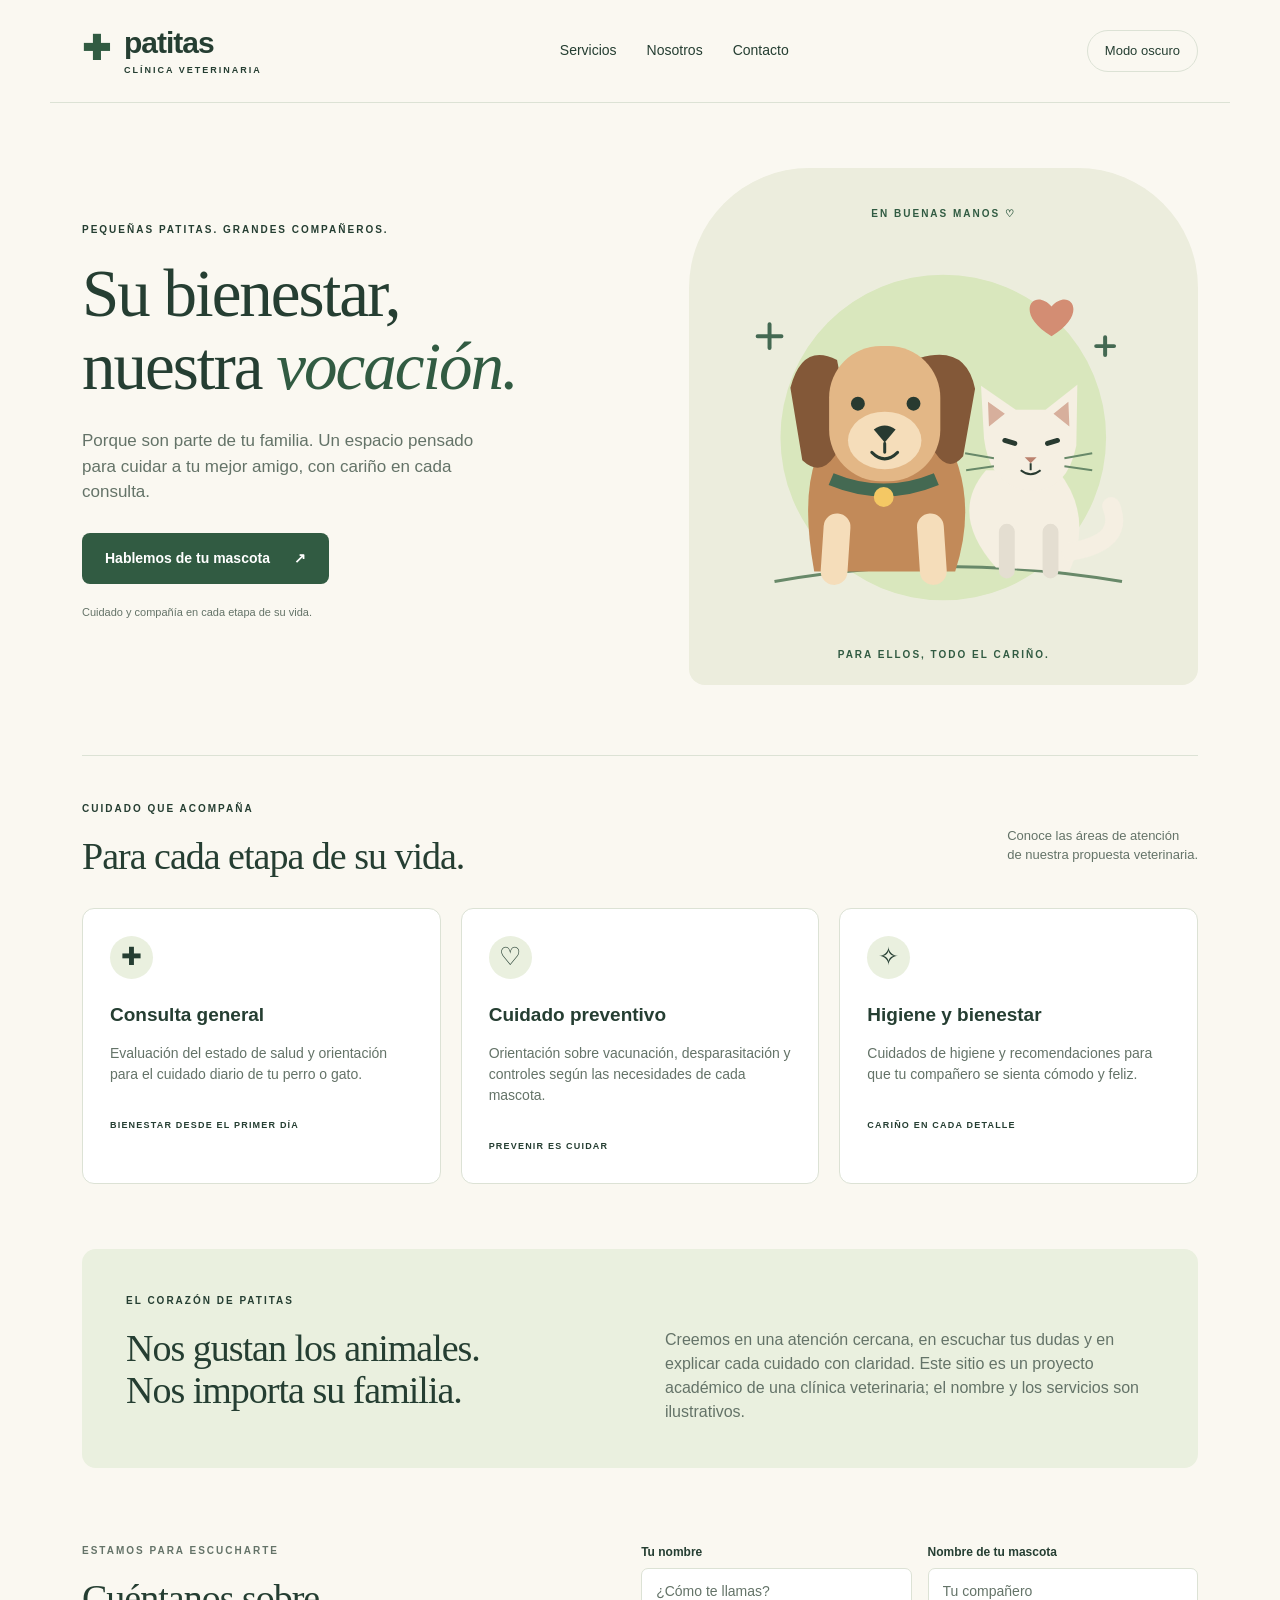
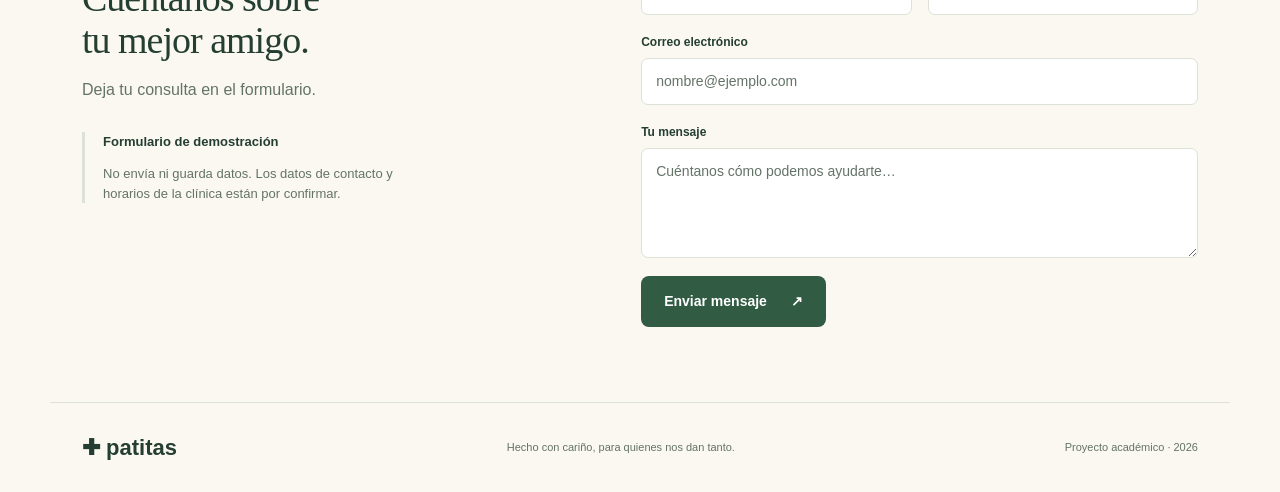
<file: index.html>
<!DOCTYPE html>
<html lang="es">
<head>
  <meta charset="UTF-8">
  <meta name="viewport" content="width=device-width, initial-scale=1">
  <meta name="description" content="Patitas, un proyecto de sitio veterinario dedicado al bienestar de perros y gatos.">
  <title>Patitas | Clínica veterinaria</title>
  <link rel="stylesheet" href="styles.css">
</head>
<body>
  <header class="header">
    <a class="brand" href="#inicio" aria-label="Patitas, inicio"><span class="brand-icon" aria-hidden="true">✚</span> patitas<span class="brand-caption">CLÍNICA VETERINARIA</span></a>
    <nav aria-label="Navegación principal">
      <ul><li><a href="#servicios">Servicios</a></li><li><a href="#nosotros">Nosotros</a></li><li><a href="#contacto">Contacto</a></li></ul>
    </nav>
    <button id="btn-tema" class="theme-button" type="button" aria-pressed="false">Modo oscuro</button>
  </header>
  <main>
    <section id="inicio" class="hero">
      <div class="hero-copy">
        <p class="eyebrow">PEQUEÑAS PATITAS. GRANDES COMPAÑEROS.</p>
        <h1>Su bienestar,<br>nuestra <em>vocación.</em></h1>
        <p class="intro">Porque son parte de tu familia. Un espacio pensado para cuidar a tu mejor amigo, con cariño en cada consulta.</p>
        <a class="button" href="#contacto">Hablemos de tu mascota <span aria-hidden="true">↗</span></a>
        <p class="hero-note">Cuidado y compañía en cada etapa de su vida.</p>
      </div>
      <div class="hero-art" role="img" aria-label="Ilustración de un perro y un gato juntos">
        <span class="art-label">EN BUENAS MANOS ♡</span>
        <svg viewBox="0 0 480 420" xmlns="http://www.w3.org/2000/svg" aria-hidden="true">
          <circle cx="240" cy="215" r="164" fill="#d9e7bd"/>
          <path d="M70 360Q240 330 420 360" stroke="#688969" stroke-width="3" fill="none"/>
          <path d="M110 350Q90 240 135 202L237 205Q278 270 252 350" fill="#c28a59"/>
          <path d="M133 137Q98 119 86 165L98 238Q126 264 145 200M216 135Q263 121 272 166L260 234Q238 260 218 199" fill="#835838"/>
          <rect x="125" y="123" width="112" height="136" rx="52" fill="#e3b786"/>
          <ellipse cx="181" cy="218" rx="37" ry="29" fill="#f5ddba"/>
          <circle cx="154" cy="181" r="7" fill="#283a30"/><circle cx="210" cy="181" r="7" fill="#283a30"/>
          <path d="M170 207Q181 199 192 207L181 220Z" fill="#283a30"/>
          <path d="M181 221v9m-13 0q13 13 26 0" stroke="#283a30" stroke-width="3" fill="none" stroke-linecap="round"/>
          <path d="M127 257Q180 279 233 257" stroke="#446952" stroke-width="13" fill="none"/><circle cx="180" cy="275" r="10" fill="#f4c864"/>
          <path d="M133 305L130 350M227 305L230 350" stroke="#f5ddba" stroke-width="27" stroke-linecap="round"/>
          <path d="M293 346Q245 292 283 248L355 248Q392 293 367 350" fill="#f5efe2"/>
          <path d="M281 216L278 163L313 187L343 187L375 162L374 223Q365 269 328 269Q287 265 281 216" fill="#f5efe2"/>
          <path d="M285 179L286 204L302 191M366 179L351 191L367 204" fill="#d7af9c"/>
          <path d="M302 218l10 3m33 0l10-3" stroke="#283a30" stroke-width="5" stroke-linecap="round"/>
          <path d="M322 235h12l-6 6Z" fill="#bb826e"/><path d="M328 241v7m-10 0q10 8 20 0" stroke="#283a30" stroke-width="2" fill="none"/>
          <path d="M291 236l-29-5m29 13l-28 4m99-12l28-5m-28 13l28 4" stroke="#688969" stroke-width="2"/>
          <path d="M368 330Q424 321 409 284" stroke="#f5efe2" stroke-width="18" fill="none" stroke-linecap="round"/>
          <path d="M304 310v39m44-39v39" stroke="#e4ded1" stroke-width="16" stroke-linecap="round"/>
          <path d="M65 101v24m-12-12h24M403 114v18m-9-9h18" stroke="#446952" stroke-width="4" stroke-linecap="round"/>
          <path d="M349 83c-18-20-39 7 0 30 39-23 18-50 0-30" fill="#d38d73"/>
        </svg>
        <span class="art-footer">PARA ELLOS, TODO EL CARIÑO.</span>
      </div>
    </section>
    <section id="servicios" class="services">
      <div class="section-heading"><div><p class="eyebrow">CUIDADO QUE ACOMPAÑA</p><h2>Para cada etapa de su vida.</h2></div><p>Conoce las áreas de atención<br>de nuestra propuesta veterinaria.</p></div>
      <div class="cards">
        <article class="card"><span class="service-icon" aria-hidden="true">✚</span><h3>Consulta general</h3><p>Evaluación del estado de salud y orientación para el cuidado diario de tu perro o gato.</p><span class="card-footer">BIENESTAR DESDE EL PRIMER DÍA</span></article>
        <article class="card"><span class="service-icon" aria-hidden="true">♡</span><h3>Cuidado preventivo</h3><p>Orientación sobre vacunación, desparasitación y controles según las necesidades de cada mascota.</p><span class="card-footer">PREVENIR ES CUIDAR</span></article>
        <article class="card"><span class="service-icon" aria-hidden="true">✧</span><h3>Higiene y bienestar</h3><p>Cuidados de higiene y recomendaciones para que tu compañero se sienta cómodo y feliz.</p><span class="card-footer">CARIÑO EN CADA DETALLE</span></article>
      </div>
    </section>
    <section id="nosotros" class="about"><p class="eyebrow">EL CORAZÓN DE PATITAS</p><h2>Nos gustan los animales.<br>Nos importa su familia.</h2><p>Creemos en una atención cercana, en escuchar tus dudas y en explicar cada cuidado con claridad. Este sitio es un proyecto académico de una clínica veterinaria; el nombre y los servicios son ilustrativos.</p></section>
    <section id="contacto" class="contact">
      <div><p class="eyebrow">ESTAMOS PARA ESCUCHARTE</p><h2>Cuéntanos sobre<br>tu mejor amigo.</h2><p>Deja tu consulta en el formulario.</p><div class="contact-note"><strong>Formulario de demostración</strong><p>No envía ni guarda datos. Los datos de contacto y horarios de la clínica están por confirmar.</p></div></div>
      <form id="form-contacto">
        <div class="form-row"><div><label for="nombre">Tu nombre</label><input id="nombre" name="nombre" autocomplete="name" placeholder="¿Cómo te llamas?" required></div><div><label for="mascota">Nombre de tu mascota</label><input id="mascota" name="mascota" placeholder="Tu compañero"></div></div>
        <label for="correo">Correo electrónico</label><input id="correo" name="correo" type="email" autocomplete="email" placeholder="nombre@ejemplo.com" required>
        <label for="mensaje">Tu mensaje</label><textarea id="mensaje" name="mensaje" rows="4" placeholder="Cuéntanos cómo podemos ayudarte…" required></textarea>
        <button class="button" type="submit">Enviar mensaje <span aria-hidden="true">↗</span></button>
        <p id="estado-formulario" class="form-status" role="status" aria-live="polite"></p>
      </form>
    </section>
  </main>
  <footer><a class="footer-brand" href="#inicio">✚ patitas</a><p>Hecho con cariño, para quienes nos dan tanto.</p><span>Proyecto académico · 2026</span></footer>
</body>
</html>
</file>
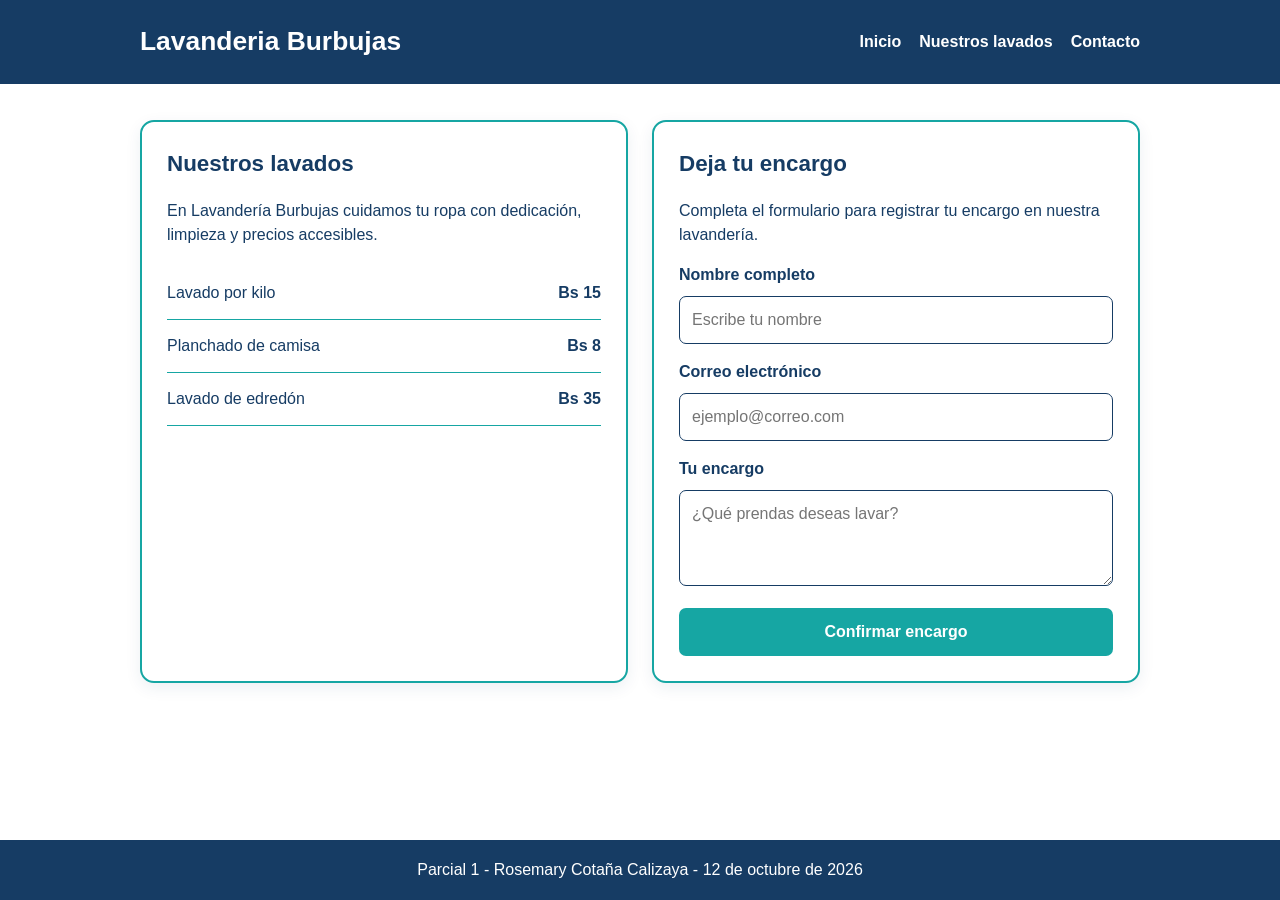
<file: parcial1/index.html>
<!DOCTYPE html>
<html lang="es">
<head>
    <meta charset="UTF-8">
    <meta name="viewport" content="width=device-width, initial-scale=1.0">
    <meta name="description" content="Servicios de Lavandería Burbujas">
    <title>Lavanderia Burbujas</title>
    <link rel="stylesheet" href="styles.css">
</head>
<body>

    <header id="inicio" class="encabezado">
        <div class="contenedor barra-superior">
            <h1>Lavanderia Burbujas</h1>

            <nav aria-label="Navegación principal">
                <ul class="menu">
                    <li><a href="#inicio">Inicio</a></li>
                    <li><a href="#lavados">Nuestros lavados</a></li>
                    <li><a href="#contacto">Contacto</a></li>
                </ul>
            </nav>
        </div>
    </header>

    <main class="contenedor contenido">

        <section id="lavados" class="tarjeta">
            <h2>Nuestros lavados</h2>

            <p>
                En Lavandería Burbujas cuidamos tu ropa
                con dedicación, limpieza y precios accesibles.
            </p>

            <ul class="servicios">
                <li>
                    <span>Lavado por kilo</span>
                    <strong>Bs 15</strong>
                </li>
                <li>
                    <span>Planchado de camisa</span>
                    <strong>Bs 8</strong>
                </li>
                <li>
                    <span>Lavado de edredón</span>
                    <strong>Bs 35</strong>
                </li>
            </ul>
        </section>

        <section id="contacto" class="tarjeta">
            <h2>Deja tu encargo</h2>

            <p>
                Completa el formulario para registrar
                tu encargo en nuestra lavandería.
            </p>

            <form id="formulario-encargo">

                <label for="nombre">Nombre completo</label>
                <input
                    type="text"
                    id="nombre"
                    name="nombre"
                    placeholder="Escribe tu nombre"
                    required
                >

                <label for="correo">Correo electrónico</label>
                <input
                    type="email"
                    id="correo"
                    name="correo"
                    placeholder="ejemplo@correo.com"
                    required
                >

                <label for="encargo">Tu encargo</label>
                <textarea
                    id="encargo"
                    name="encargo"
                    rows="3"
                    placeholder="¿Qué prendas deseas lavar?"
                ></textarea>

            </form>

            <button type="button" id="btn-confirmar">
                Confirmar encargo
            </button>

            <p id="mensaje" class="oculto confirmacion"></p>

        </section>

    </main>

    <footer class="pie-pagina">
        <div class="contenedor">
            <p>
                Parcial 1 - Rosemary Cotaña Calizaya -
                12 de octubre de 2026
            </p>
        </div>
    </footer>

    <script src="script.js"></script>
</body>
</html>
</file>
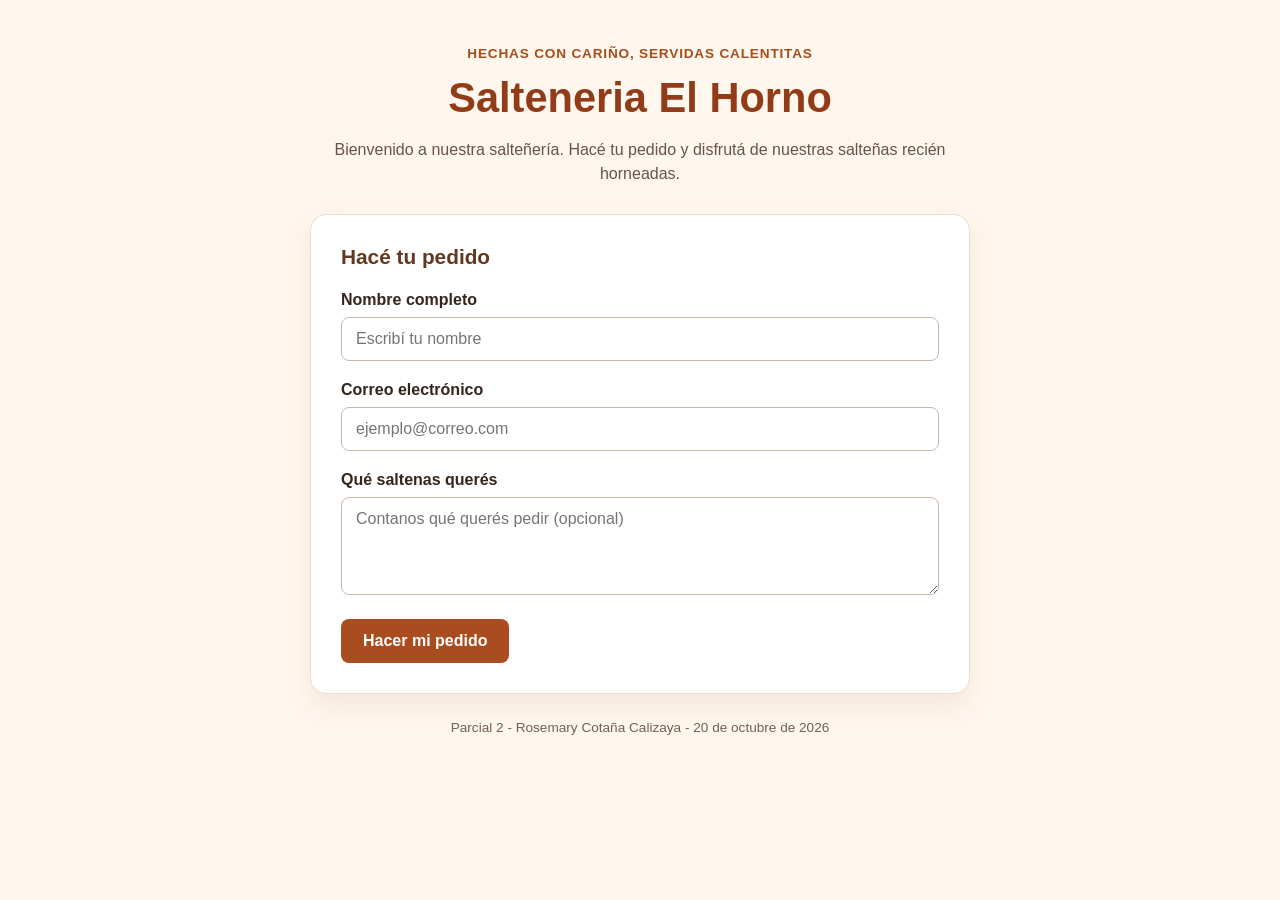
<file: parcial2/index.html>
<!DOCTYPE html>
<html lang="es">
<head>
  <meta charset="UTF-8">
  <meta name="viewport" content="width=device-width, initial-scale=1.0">
  <title>Salteneria El Horno</title>
  <link rel="stylesheet" href="styles.css">
</head>
<body>
  <div class="contenedor">
    <header>
      <p class="etiqueta">Hechas con cariño, servidas calentitas</p>
      <h1>Salteneria El Horno</h1>
      <p>Bienvenido a nuestra salteñería. Hacé tu pedido y disfrutá de nuestras salteñas recién horneadas.</p>
    </header>

    <main>
      <section class="tarjeta" aria-labelledby="titulo-pedido">
        <h2 id="titulo-pedido">Hacé tu pedido</h2>
        <form id="form-horno" novalidate method="POST" action="procesar.php">
          <div class="campo">
            <label for="nombre">Nombre completo</label>
            <input type="text" id="nombre" name="nombre" required autocomplete="name" placeholder="Escribí tu nombre">
          </div>

          <div class="campo">
            <label for="correo">Correo electrónico</label>
            <input type="email" id="correo" name="correo" required autocomplete="email" placeholder="ejemplo@correo.com">
          </div>

          <div class="campo">
            <label for="pedido">Qué saltenas querés</label>
            <textarea id="pedido" name="pedido" rows="4" placeholder="Contanos qué querés pedir (opcional)"></textarea>
          </div>

          <button type="submit">Hacer mi pedido</button>
          <p id="aviso-horno" class="aviso" aria-live="polite"></p>
        </form>
      </section>
    </main>

    <footer>Parcial 2 - Rosemary Cotaña Calizaya - 20 de octubre de 2026</footer>
  </div>
  <script src="script.js"></script>
</body>
</html>
</file>
<file: styles.css>
:root { --bg:#faf8f1; --surface:#ffffff; --text:#253e32; --muted:#647368; --green:#315b42; --soft:#eaf0df; --border:#dce2d5; }
* { box-sizing:border-box; }
html { scroll-behavior:smooth; scroll-padding-top:24px; }
body { margin:0; background:var(--bg); color:var(--text); font-family:Arial, Helvetica, sans-serif; font-size:16px; line-height:1.5; }
a { color:inherit; text-decoration:none; }
button, input, textarea { font:inherit; }
button, .button { cursor:pointer; }
a:focus-visible, button:focus-visible, input:focus-visible, textarea:focus-visible { outline:3px solid #c38b47; outline-offset:4px; }
.header, main, footer { max-width:1180px; margin:auto; }
.header { display:flex; align-items:center; justify-content:space-between; gap:24px; padding:26px 32px; border-bottom:1px solid var(--border); }
.brand { position:relative; font-size:30px; font-weight:800; letter-spacing:-1px; padding-left:42px; line-height:1.1; }
.brand-icon { position:absolute; left:0; top:4px; color:var(--green); font-size:34px; }
.brand-caption { display:block; font-size:9px; letter-spacing:2px; margin-top:7px; }
nav ul { display:flex; gap:30px; align-items:center; padding:0; margin:0; list-style:none; }
nav a { display:inline-block; padding:8px 0; font-size:14px; }
nav a:hover { color:var(--green); text-decoration:underline; }
.theme-button { border:1px solid var(--border); border-radius:30px; padding:10px 17px; background:transparent; color:var(--text); font-size:13px; }
main { padding:0 32px; }
section { scroll-margin-top:24px; }
.hero { display:grid; grid-template-columns:1.1fr 1fr; gap:48px; align-items:center; padding:65px 0 70px; }
.eyebrow { font-size:10px; font-weight:700; letter-spacing:2px; margin:0 0 20px; }
h1, h2 { font-family:Georgia, 'Times New Roman', serif; font-weight:400; line-height:1.1; letter-spacing:-2px; margin:0; }
h1 { font-size:clamp(42px, 5.3vw, 67px); }
h1 em { color:var(--green); }
.intro { max-width:420px; color:var(--muted); margin:24px 0 28px; font-size:17px; }
.button { display:inline-flex; justify-content:space-between; align-items:center; gap:24px; padding:15px 23px; border:0; border-radius:8px; background:var(--green); color:#fff; font-weight:600; font-size:14px; }
.button:hover { filter:brightness(1.15); }
.hero-note { color:var(--muted); font-size:11px; margin-top:20px; }
.hero-art { background:#eceddd; border-radius:120px 120px 16px 16px; padding:32px 16px 20px; text-align:center; color:#315b42; }
.hero-art svg { display:block; width:100%; height:auto; }
.art-label, .art-footer { font-size:10px; letter-spacing:2px; font-weight:700; }
.services { padding:45px 0 65px; border-top:1px solid var(--border); }
.section-heading { display:flex; justify-content:space-between; align-items:end; gap:24px; margin-bottom:30px; }
h2 { font-size:38px; letter-spacing:-1px; }
.section-heading > p { color:var(--muted); font-size:13px; }
.cards { display:grid; grid-template-columns:repeat(3, 1fr); gap:20px; }
.card { border:1px solid var(--border); padding:27px; border-radius:12px; background:var(--surface); }
.service-icon { display:inline-grid; place-items:center; background:var(--soft); width:43px; height:43px; border-radius:50%; font-size:25px; }
h3 { font-size:19px; margin:22px 0 12px; }
.card p { color:var(--muted); font-size:14px; margin-bottom:26px; }
.card-footer { font-size:9px; letter-spacing:1.2px; font-weight:700; }
.about { padding:44px; border-radius:14px; background:var(--soft); display:grid; grid-template-columns:1fr 1fr; gap:20px 50px; }
.about .eyebrow { grid-column:1 / -1; margin-bottom:0; }
.about > p:last-child { color:var(--muted); margin:0; }
.contact { display:grid; grid-template-columns:1fr 1.15fr; gap:75px; padding:75px 0; }
.contact > div > p { color:var(--muted); }
.contact-note { border-left:3px solid var(--border); padding-left:18px; margin-top:30px; max-width:340px; font-size:13px; }
.contact-note p { color:var(--muted); }
.form-row { display:grid; grid-template-columns:1fr 1fr; gap:16px; }
label { display:block; font-size:12px; font-weight:700; margin-bottom:7px; }
input, textarea { display:block; width:100%; min-width:0; border:1px solid var(--border); border-radius:7px; padding:12px 14px; margin-bottom:18px; background:var(--surface); color:var(--text); font-size:14px; }
input::placeholder, textarea::placeholder { color:var(--muted); opacity:1; }
textarea { resize:vertical; }
.form-status { font-size:13px; color:var(--muted); margin-bottom:0; }
.form-status:empty { display:none; }
footer { border-top:1px solid var(--border); padding:25px 32px; display:flex; justify-content:space-between; align-items:center; gap:20px; font-size:11px; color:var(--muted); }
.footer-brand { font-size:22px; font-weight:700; color:var(--text); }
</file>
<file: parcial1/styles.css>
/* Paleta de tres colores */
:root {
    --azul: #163c64;
    --turquesa: #16a6a3;
    --blanco: #ffffff;
}

/* Estilos generales */
* {
    box-sizing: border-box;
}

html {
    scroll-behavior: smooth;
}

body {
    margin: 0;
    min-height: 100vh;
    display: flex;
    flex-direction: column;
    background: var(--blanco);
    color: var(--azul);
    font-family: Arial, Helvetica, sans-serif;
    line-height: 1.5;
}

/* Contenedor centrado */
.contenedor {
    width: calc(100% - 32px);
    max-width: 1000px;
    margin: 0 auto;
}

/* Encabezado */
.encabezado {
    background: var(--azul);
    color: var(--blanco);
}

.barra-superior {
    display: flex;
    align-items: center;
    justify-content: space-between;
    gap: 24px;
    padding: 22px 0;
}

h1 {
    font-size: 1.65rem;
    margin: 0;
}

/* Menú de navegación */
.menu {
    display: flex;
    gap: 18px;
    list-style: none;
    margin: 0;
    padding: 0;
}

.menu a {
    color: var(--blanco);
    text-decoration: none;
    font-weight: bold;
}

.menu a:hover {
    text-decoration: underline;
}

/* Contenido principal */
.contenido {
    flex: 1;
    display: grid;
    grid-template-columns: 1fr 1fr;
    align-content: start;
    gap: 24px;
    padding: 36px 0;
}

/* Tarjetas */
.tarjeta {
    padding: 25px;
    border: 2px solid var(--turquesa);
    border-radius: 14px;
    background: var(--blanco);
    box-shadow: 0 5px 16px rgba(22, 60, 100, 0.08);
}

h2 {
    margin-top: 0;
    font-size: 1.4rem;
}

/* Lista de servicios */
.servicios {
    list-style: none;
    padding: 0;
    margin: 20px 0 0;
}

.servicios li {
    display: flex;
    justify-content: space-between;
    gap: 12px;
    padding: 14px 0;
    border-bottom: 1px solid var(--turquesa);
}

.servicios strong {
    white-space: nowrap;
}

/* Formulario */
form {
    display: flex;
    flex-direction: column;
    gap: 9px;
}

label {
    font-weight: bold;
}

input,
textarea {
    width: 100%;
    padding: 11px 12px;
    margin-bottom: 7px;
    font: inherit;
    color: var(--azul);
    border: 1px solid var(--azul);
    border-radius: 7px;
}

textarea {
    resize: vertical;
}

input:focus,
textarea:focus {
    outline: 2px solid var(--turquesa);
}

/* Botón */
button {
    width: 100%;
    margin-top: 15px;
    padding: 12px 18px;
    border: 0;
    border-radius: 7px;
    background: var(--turquesa);
    color: var(--blanco);
    font: inherit;
    font-weight: bold;
    cursor: pointer;
}

button:hover {
    background: var(--azul);
}

/* Ocultar mensaje */
.oculto {
    display: none;
}

/* Mensaje de confirmación */
.confirmacion {
    padding: 12px;
    margin: 16px 0 0;
    border-left: 4px solid var(--turquesa);
    background: rgba(22, 166, 163, 0.10);
    font-weight: bold;
}

/* Pie de página */
.pie-pagina {
    padding: 18px 0;
    background: var(--azul);
    color: var(--blanco);
    text-align: center;
}

.pie-pagina p {
    margin: 0;
}

/* Adaptación para celulares */
@media (max-width: 700px) {

    .barra-superior {
        flex-direction: column;
        text-align: center;
        gap: 14px;
    }

    .menu {
        flex-direction: column;
        align-items: center;
        gap: 8px;
    }

    .contenido {
        grid-template-columns: 1fr;
        padding: 22px 0;
        gap: 18px;
    }

    .tarjeta {
        padding: 20px;
    }

    h1 {
        font-size: 1.4rem;
    }
}
</file>
<file: parcial2/styles.css>
:root {
  font-family: Arial, Helvetica, sans-serif;
  color: #35251c;
  background: #fff7ed;
}
* { box-sizing: border-box; }
body { margin: 0; }
.contenedor { max-width: 700px; margin: 0 auto; padding: 32px 20px; }
header { text-align: center; margin-bottom: 28px; }
.etiqueta { color: #a44d1d; font-size: 0.85rem; font-weight: bold; letter-spacing: 0.06em; text-transform: uppercase; }
h1 { margin: 8px 0 12px; color: #913b19; font-size: clamp(1.9rem, 5vw, 2.6rem); }
header p:last-child { color: #675348; line-height: 1.5; }
.tarjeta { background: #fff; border: 1px solid #f0dac7; border-radius: 16px; padding: 30px; box-shadow: 0 12px 30px rgba(90, 42, 15, 0.08); }
h2 { margin: 0 0 22px; color: #62391f; font-size: 1.3rem; }
.campo { margin-bottom: 20px; }
label { display: block; margin-bottom: 8px; font-weight: bold; }
input, textarea { width: 100%; padding: 12px 14px; border: 1px solid #cbb8a9; border-radius: 8px; font: inherit; background: #fff; }
input:focus, textarea:focus { outline: 2px solid #b7672d; outline-offset: 1px; }
textarea { resize: vertical; }
button, .volver { display: inline-block; border: 0; border-radius: 8px; background: #a94d21; color: white; padding: 13px 22px; font: inherit; font-weight: bold; cursor: pointer; text-decoration: none; }
button:hover, .volver:hover { background: #853917; }
.aviso { display: none; margin: 14px 0 0; font-weight: bold; }
.aviso.error { display: block; color: #b42318; }
.aviso.exito { display: block; color: #217a36; }
footer { margin-top: 26px; text-align: center; font-size: 0.85rem; color: #745f53; }
.resultado h1 { font-size: 1.9rem; }
.resultado h2 { margin: 24px 0 12px; }
.resultado p { line-height: 1.6; overflow-wrap: anywhere; }
.resultado li { margin: 10px 0; }
.firma { margin: 24px 0; font-weight: bold; color: #913b19; }
@media (max-width: 480px) { .contenedor { padding: 20px 14px; } .tarjeta { padding: 22px 18px; } }
</file>
